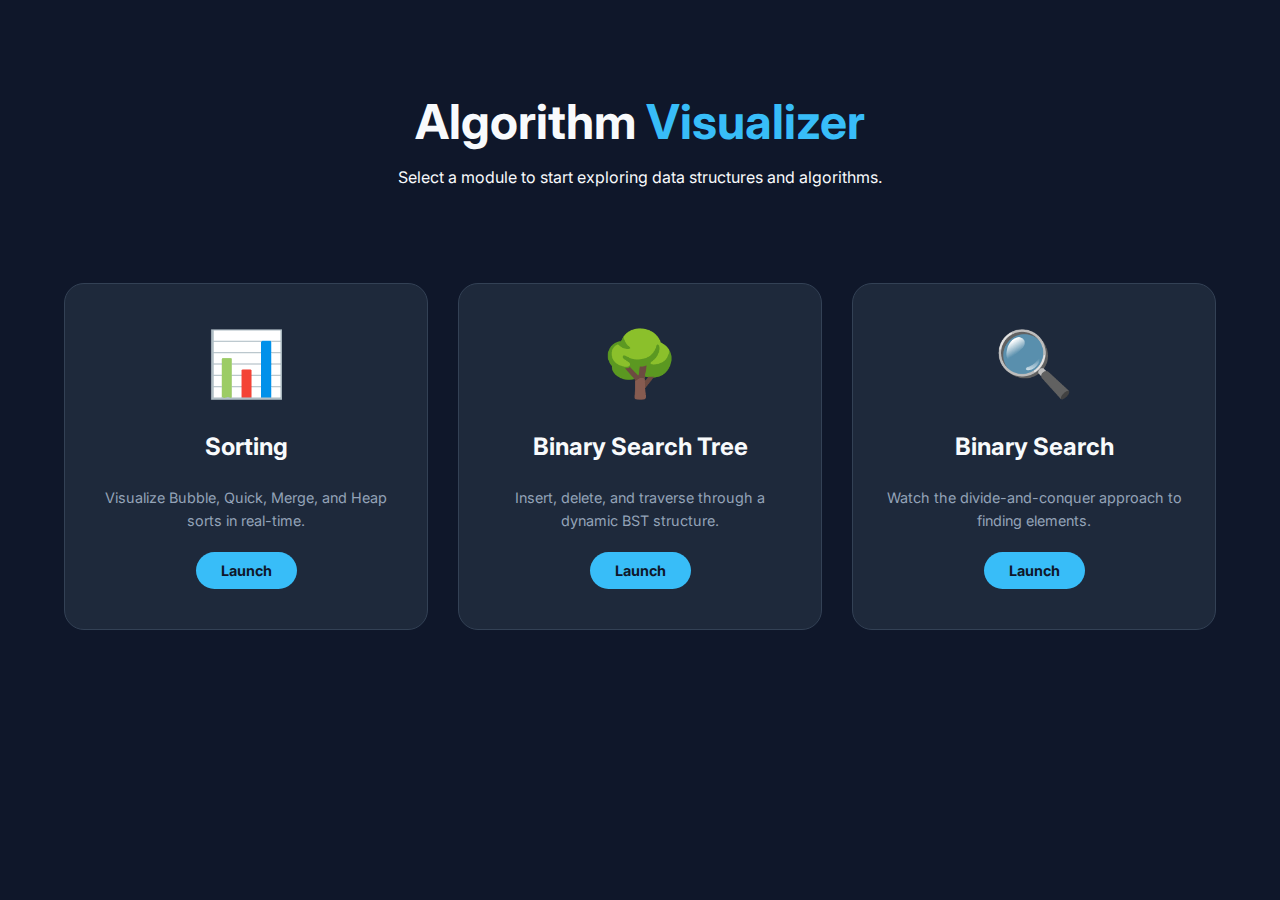
<file: Algoritm visualizer/index.html>
<!DOCTYPE html>
<html lang="en">
<head>
    <meta charset="UTF-8">
    <meta name="viewport" content="width=device-width, initial-scale=1.0">
    <title>AlgoVisual | Algorithm Hub</title>
    <link rel="stylesheet" href="style.css">
    <link href="https://fonts.googleapis.com/css2?family=Inter:wght@400;700&display=swap" rel="stylesheet">
</head>
<body>
    <div class="hero">
        <h1>Algorithm <span class="highlight">Visualizer</span></h1>
        <p>Select a module to start exploring data structures and algorithms.</p>
    </div>

    <div class="card-container">
        <a href="sorting visualiser/indext.html" class="algo-card">
            <div class="icon">📊</div>
            <h2>Sorting</h2>
            <p>Visualize Bubble, Quick, Merge, and Heap sorts in real-time.</p>
            <span class="btn">Launch</span>
        </a>

        <a href="tree visualizer/index.html" class="algo-card">
            <div class="icon">🌳</div>
            <h2>Binary Search Tree</h2>
            <p>Insert, delete, and traverse through a dynamic BST structure.</p>
            <span class="btn">Launch</span>
        </a>

        <a href="binarysearch visualization/index.html" class="algo-card">
            <div class="icon">🔍</div>
            <h2>Binary Search</h2>
            <p>Watch the divide-and-conquer approach to finding elements.</p>
            <span class="btn">Launch</span>
        </a>
    </div>
</body>
</html>
</file>
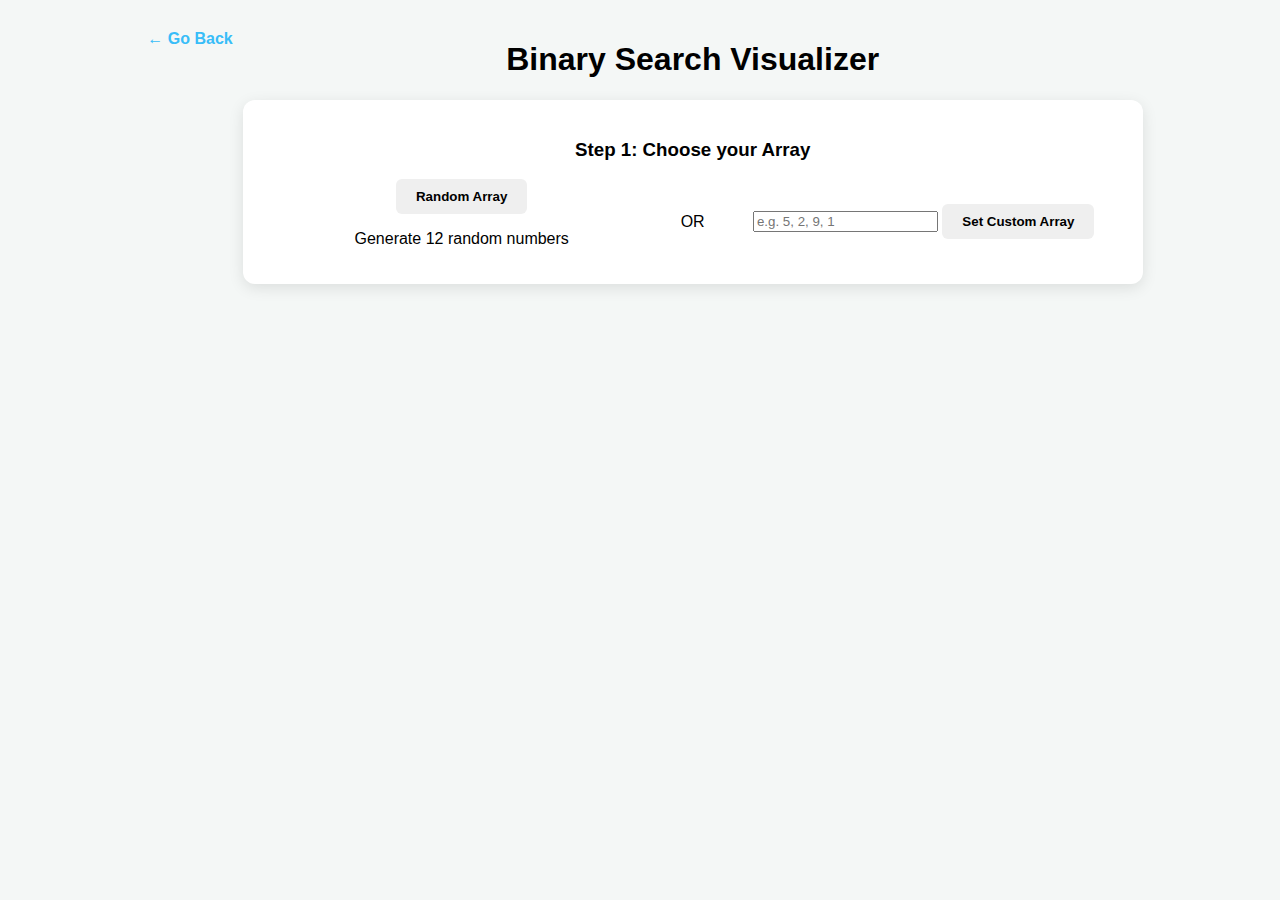
<file: Algoritm visualizer/binarysearch visualization/index.html>
<!DOCTYPE html>
<html lang="en">
<head>
    <meta charset="UTF-8">
    <title>Binary Search Visualizer</title>
    <link rel="stylesheet" href="style.css">
</head>
<body>
    <header>
<nav style="padding: 10px; display: flex; align-items: center; flex-direction: column;">
    <a href="../index.html" style="color: #38bdf8; text-decoration: none; font-weight: bold;">
       ← Go Back
    </a>
</nav>
</header>
    <div class="container">
        <h1>Binary Search Visualizer</h1>
        
        <div class="setup-container">
            <h3>Step 1: Choose your Array</h3>
            <div class="setup-controls">
                <div class="option-card">
                    <button onclick="generateRandomArray()">Random Array</button>
                    <p>Generate 12 random numbers</p>
                </div>
                <div class="divider">OR</div>
                <div class="option-card">
                    <input type="text" id="customInput" placeholder="e.g. 5, 2, 9, 1">
                    <button onclick="setCustomArray()">Set Custom Array</button>
                </div>
            </div>
        </div>

        <div id="array-display-area" style="display: none;">
            <div id="array-container"></div>
            
            <div class="search-controls">
                <input type="number" id="targetValue" placeholder="Target">
                <button class="btn-search" onclick="handleSearch()">Start Binary Search</button>
                <button class="btn-reset" onclick="resetAll()">Reset Everything</button>
            </div>

            <div class="status-panel">
                <div class="pointers">
                    <div>Low Index: <span id="low-val">-</span></div>
                    <div>Mid Index: <span id="mid-val">-</span></div>
                    <div>High Index: <span id="high-val">-</span></div>
                </div>
                <p id="message">Enter a target value and click Search!</p>
            </div>
        </div>
    </div>
    <script src="script.js"></script>
</body>
</html>
</file>
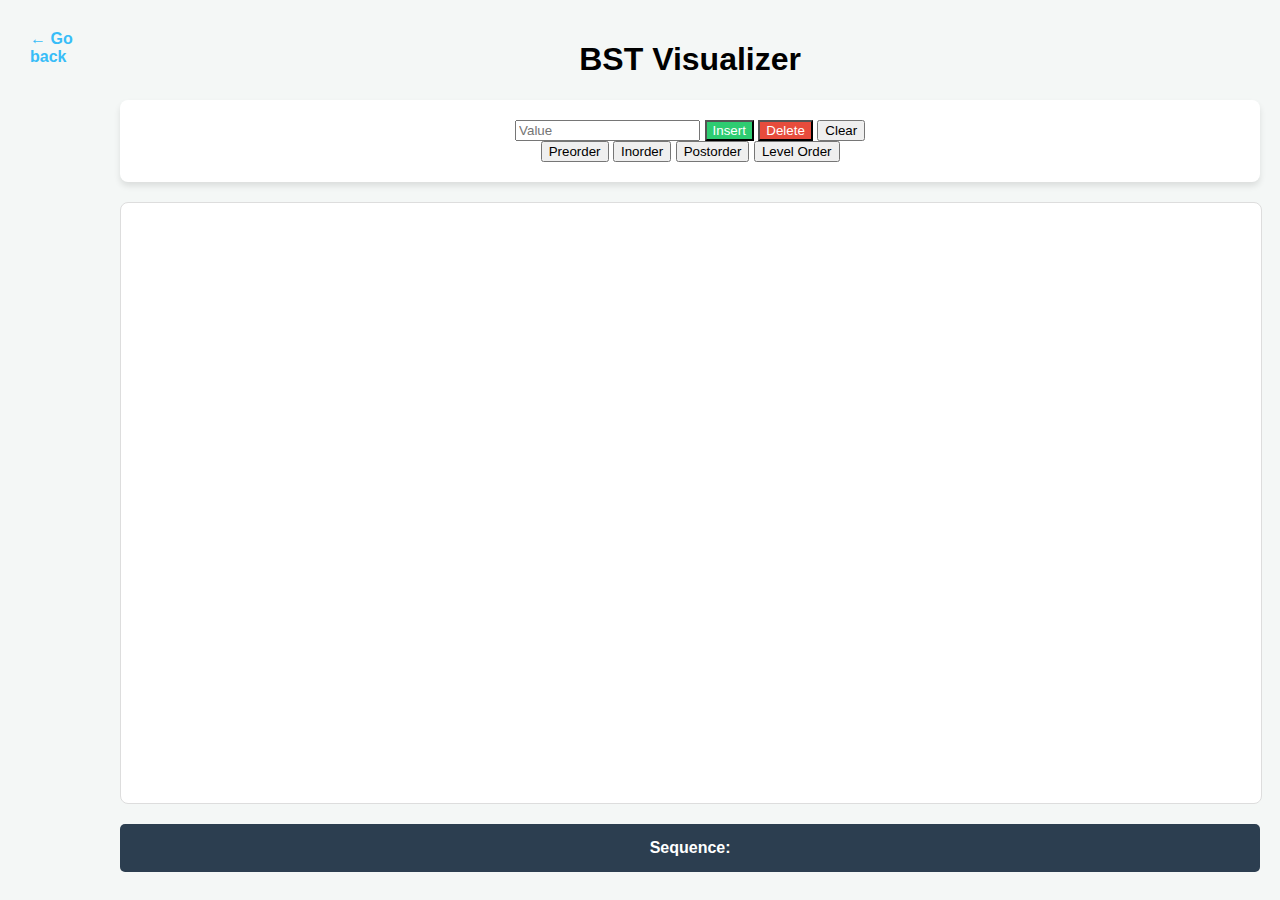
<file: Algoritm visualizer/tree visualizer/index.html>
<!DOCTYPE html>
<html lang="en">
<head>
    <meta charset="UTF-8">
    <title>BST Visualizer - Custom Spacing</title>
    <link rel="stylesheet" href="style.css">
</head>
<body>
    <header>
<nav style="padding: 10px; display: flex; align-items: center;  flex-direction: column;">
    <a href="../index.html" style="color: #38bdf8; text-decoration: none; font-weight: bold;">
       ← Go back
    </a>
</nav>
</header>
    <div class="container">
        <h1>BST Visualizer</h1>
        <div class="controls">
            <input type="number" id="nodeValue" placeholder="Value">
            <button onclick="handleInsert()" class="btn-insert">Insert</button>
            <button onclick="handleDelete()" class="btn-delete">Delete</button>
            <button onclick="handleClear()">Clear</button>
            <div class="traversal-buttons">
                <button onclick="runTraversal('preorder')">Preorder</button>
                <button onclick="runTraversal('inorder')">Inorder</button>
                <button onclick="runTraversal('postorder')">Postorder</button>
                <button onclick="runTraversal('levelorder')">Level Order</button>
            </div>
        </div>

        <div id="visualizer-container">
            <svg id="svg-canvas"></svg>
            <div id="tree-container"></div>
        </div>

        <div class="output-panel">
            <strong>Sequence: </strong>
            <span id="output-text"></span>
        </div>
    </div>
    <script src="script.js"></script>
</body>
</html>
</file>
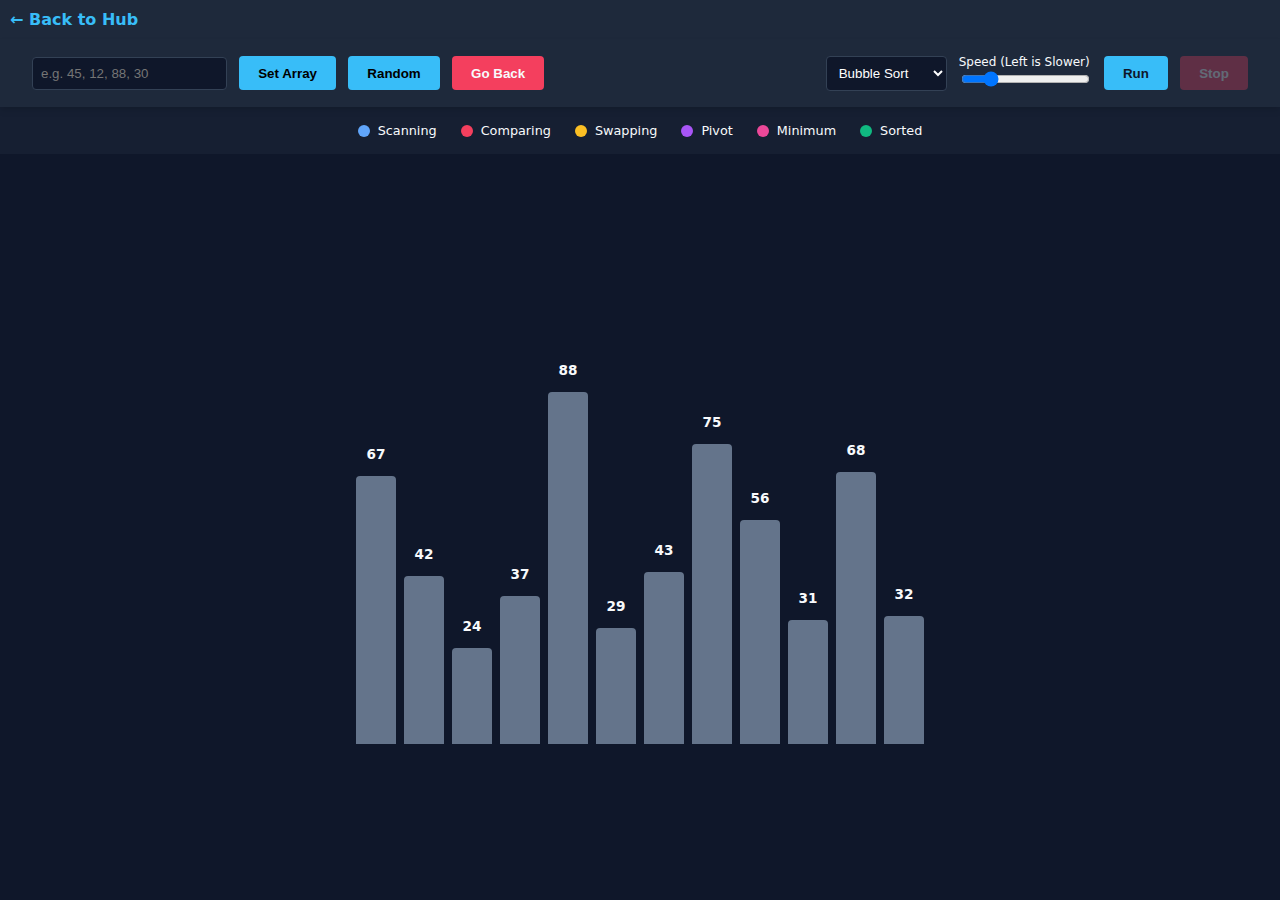
<file: Algoritm visualizer/sorting visualiser/indext.html>
<!DOCTYPE html>
<html lang="en">
<head>
    <meta charset="UTF-8">
    <meta name="viewport" content="width=device-width, initial-scale=1.0">
    <title>Visual Sorting Thought Partner</title>
    <link rel="stylesheet" href="style.css">
</head>
<body>
    <nav style="padding: 10px; background: #1e293b; display: flex; align-items: center;">
    <a href="../index.html" style="color: #38bdf8; text-decoration: none; font-weight: bold;">
       ← Back to Hub
    </a>
</nav>
    <header>
        <div class="controls">
            <div class="group">
                <input type="text" id="manual-input" placeholder="e.g. 45, 12, 88, 30">
                <button class="Arr" onclick="handleManualInput()">Set Array</button>
                <button class="Arr "  onclick="init()">Random</button>
                <button  id="undo-btn" onclick="undo()">Go Back</button>
            </div>

            <div class="group">
                <select id="algo-select">
                    <option value="bubble">Bubble Sort</option>
                    <option value="selection">Selection Sort</option>
                    <option value="insertion">Insertion Sort</option>
                    <option value="merge">Merge Sort</option>
                    <option value="quick">Quick Sort</option>
                    <option value="heap">Heap Sort</option>
                </select>
                
                <div class="speed-container">
                    <label style="font-size: 0.75rem; display: block;">Speed (Left is Slower)</label>
                    <input type="range" id="speed" min="1" max="200" value="40">
                </div>

                <button id="start-btn" class="primary" onclick="startSorting()">Run</button>
                <button id="stop-btn" class="danger" onclick="stopSorting()" disabled>Stop</button>
            </div>
        </div>
    </header>

    <div class="legend">
        <div class="legend-item">
            <div class="dot" style="background: var(--bar-scan);"></div> 
            <span>Scanning</span>
        </div>
        <div class="legend-item">
            <div class="dot" style="background: var(--bar-compare);"></div> 
            <span>Comparing</span>
        </div>
        <div class="legend-item">
            <div class="dot" style="background: var(--bar-swap);"></div> 
            <span>Swapping</span>
        </div>
        <div class="legend-item">
            <div class="dot" style="background: var(--bar-pivot);"></div> 
            <span>Pivot</span>
        </div>
        <div class="legend-item">
            <div class="dot" style="background: var(--bar-min);"></div> 
            <span>Minimum</span>
        </div>
        <div class="legend-item">
            <div class="dot" style="background: var(--bar-sorted);"></div> 
            <span>Sorted</span>
        </div>
    </div>

    <main id="container"></main>

    <script src="script.js"></script>
</body>
</html>
</file>
<file: Algoritm visualizer/style.css>
:root {
    --bg-color: #0f172a;
    --card-bg: #1e293b;
    --accent: #38bdf8;
    --text-color: #f8fafc;
}

body {
    background-color: var(--bg-color);
    color: var(--text-color);
    font-family: 'Inter', sans-serif;
    margin: 0;
    display: flex;
    flex-direction: column;
    align-items: center;
    min-height: 100vh;
}

.hero {
    text-align: center;
    padding: 60px 20px;
}

.hero h1 { font-size: 3rem; margin-bottom: 10px; }
.highlight { color: var(--accent); }

.card-container {
    display: grid;
    grid-template-columns: repeat(auto-fit, minmax(280px, 1fr));
    gap: 30px;
    width: 90%;
    max-width: 1200px;
    padding: 20px;
}

.algo-card {
    background: var(--card-bg);
    padding: 40px 30px;
    border-radius: 20px;
    text-decoration: none;
    color: inherit;
    text-align: center;
    transition: transform 0.3s ease, border 0.3s ease;
    border: 1px solid #334155;
    display: flex;
    flex-direction: column;
    align-items: center;
}

.algo-card:hover {
    transform: translateY(-10px);
    border-color: var(--accent);
    box-shadow: 0 10px 30px rgba(56, 189, 248, 0.2);
}

.icon { font-size: 4rem; margin-bottom: 20px; }

.algo-card h2 { margin: 10px 0; font-size: 1.5rem; }

.algo-card p {
    font-size: 0.9rem;
    color: #94a3b8;
    line-height: 1.6;
    margin-bottom: 20px;
}

.btn {
    background: var(--accent);
    color: #0f172a;
    padding: 10px 25px;
    border-radius: 30px;
    font-weight: bold;
    font-size: 0.9rem;
}
</file>
<file: Algoritm visualizer/binarysearch visualization/style.css>
body {
    font-family: 'Segoe UI', sans-serif;
    background-color: #f4f7f6;
    margin: 0; padding: 20px;
    display: flex; justify-content: center;
}

.container { width: 100%; max-width: 900px; text-align: center; }

.setup-container {
    background: white; padding: 20px;
    border-radius: 12px; box-shadow: 0 4px 15px rgba(0,0,0,0.1);
    margin-bottom: 30px;
}

.setup-controls {
    display: flex; justify-content: space-around; align-items: center;
    gap: 20px; margin-top: 15px;
}

.option-card { flex: 1; }

#array-container {
    display: flex; justify-content: center; gap: 10px;
    margin: 30px 0; flex-wrap: wrap; min-height: 60px;
}

.array-item {
    width: 50px; height: 50px;
    background: white; border: 2px solid #3498db;
    display: flex; align-items: center; justify-content: center;
    font-weight: bold; border-radius: 8px;
    transition: all 0.4s ease;
}

/* Algorithm State Classes */
.array-item.active { background: #fff3cd; border-color: #f1c40f; } 
.array-item.mid { background: #e67e22; color: white; transform: scale(1.15); border-color: #d35400; }
.array-item.found { background: #2ecc71; color: white; border-color: #27ae60; transform: scale(1.2); }
.array-item.discarded { opacity: 0.2; transform: scale(0.8); }

.search-controls { margin-bottom: 20px; }
.status-panel { background: #2c3e50; color: white; padding: 20px; border-radius: 10px; }
.pointers { display: flex; justify-content: center; gap: 30px; margin-bottom: 10px; font-weight: bold; }

button { padding: 10px 20px; cursor: pointer; border-radius: 6px; border: none; font-weight: bold; transition: 0.3s; }
button:hover { opacity: 0.8; }
.btn-search { background: #e67e22; color: white; }
.btn-reset { background: #7f8c8d; color: white; margin-left: 10px; }
</file>
<file: Algoritm visualizer/tree visualizer/style.css>
:root {
    --node-color: #3498db;
    --highlight-color: #f1c40f;
    --visited-color: #2ecc71;
    --text-color: #2c3e50;
}

body {
    font-family: 'Segoe UI', sans-serif;
    background-color: #f4f7f6;
    display: flex;
    justify-content: center;
    padding: 20px;
    margin: 0;
}

.container { width: 95%; text-align: center; }

.controls {
    background: white; padding: 20px;
    border-radius: 8px; box-shadow: 0 4px 6px rgba(0,0,0,0.1);
    margin-bottom: 20px;
}

#visualizer-container {
    position: relative;
    width: 100%;
    height: 600px;
    background: white;
    border-radius: 8px;
    overflow: auto; /* Changed to auto to handle wide trees */
    border: 1px solid #ddd;
}

#svg-canvas {
    position: absolute;
    top: 0; left: 0;
}

.node {
    position: absolute;
    width: 40px; height: 40px;
    background-color: var(--node-color);
    color: white; border-radius: 50%;
    display: flex; align-items: center; justify-content: center;
    font-weight: bold; transition: all 0.5s ease;
    z-index: 2;
}

.node.highlight {
    background-color: var(--highlight-color);
    transform: scale(1.3);
    box-shadow: 0 0 15px var(--highlight-color);
}

.line { stroke: #bdc3c7; stroke-width: 2; transition: all 0.5s ease; }

.btn-insert { background: #2ecc71; color: white; }
.btn-delete { background: #e74c3c; color: white; }

.output-panel {
    margin-top: 20px; padding: 15px;
    background: #2c3e50; color: white; border-radius: 5px;
}
</file>
<file: Algoritm visualizer/sorting visualiser/style.css>
:root {
    --bg-dark: #0f172a;
    --card-bg: #1e293b;
    --text-main: #f8fafc;
    --bar-default: #64748b;
    --bar-compare: #f43f5e; /* Red */
    --bar-swap: #fbbf24;    /* Yellow */
    --bar-pivot: #a855f7;   /* Purple */
    --bar-min: #ec4899;     /* Pink */
    --bar-sorted: #10b981;  /* Green */
    --bar-scan: #60a5fa;    /* Blue */
}

body {
    font-family: 'Inter', system-ui, sans-serif;
    background-color: var(--bg-dark);
    color: var(--text-main);
    margin: 0;
    overflow: hidden;
}

header {
    background: var(--card-bg);
    padding: 1rem 2rem;
    box-shadow: 0 4px 6px -1px rgba(0, 0, 0, 0.3);
}

.controls {
    display: flex;
    justify-content: space-between;
    align-items: center;
    gap: 1rem;
    flex-wrap: wrap;
}

.group { display: flex; gap: 0.75rem; align-items: center; }

#container {
    display: flex;
    align-items: flex-end;
    justify-content: center;
    height: 60vh;
    padding: 50px 20px;
    gap: 8px;
}

/* Bar Styling */
.bar {
    width: 40px;
    background-color: var(--bar-default);
    position: relative;
    border-radius: 4px 4px 0 0;
    transition: background-color 0.2s, height 0.2s;
}

.bar-value {
    position: absolute;
    top: -30px;
    width: 100%;
    text-align: center;
    font-size: 0.85rem;
    font-weight: 700;
}

/* Algorithm State Colors */
.bar-comparing { background-color: var(--bar-compare) !important; }
.bar-swapping { background-color: var(--bar-swap) !important; }
.bar-pivot { background-color: var(--bar-pivot) !important; }
.bar-min { background-color: var(--bar-min) !important; }
.bar-sorted { background-color: var(--bar-sorted) !important; }
.bar-scanning { background-color: var(--bar-scan) !important; }

/* Legend Styling */
.legend {
    display: flex;
    justify-content: center;
    gap: 1.5rem;
    padding: 1rem;
    background: #1e293b77;
    font-size: 0.8rem;
}

.legend-item { display: flex; align-items: center; gap: 0.5rem; }
.dot { width: 12px; height: 12px; border-radius: 50%; }

/* Buttons & Inputs */
input[type="text"], select {
    background: #0f172a;
    border: 1px solid #334155;
    color: white;
    padding: 0.5rem;
    border-radius: 4px;
}

button {
    padding: 0.6rem 1.2rem;
    border-radius: 4px;
    border: none;
    cursor: pointer;
    font-weight: 600;
    transition: opacity 0.2s;
}
.Arr{
  background-color:#38bdf8

}
#undo-btn{
  color: #f8fafc;
  background-color:#f43f5e;
}
.primary { background: #38bdf8; color: #0f172a; }
.danger { background: #f43f5e; color: white; }
button:disabled { opacity: 0.3; cursor: not-allowed; }
</file>
